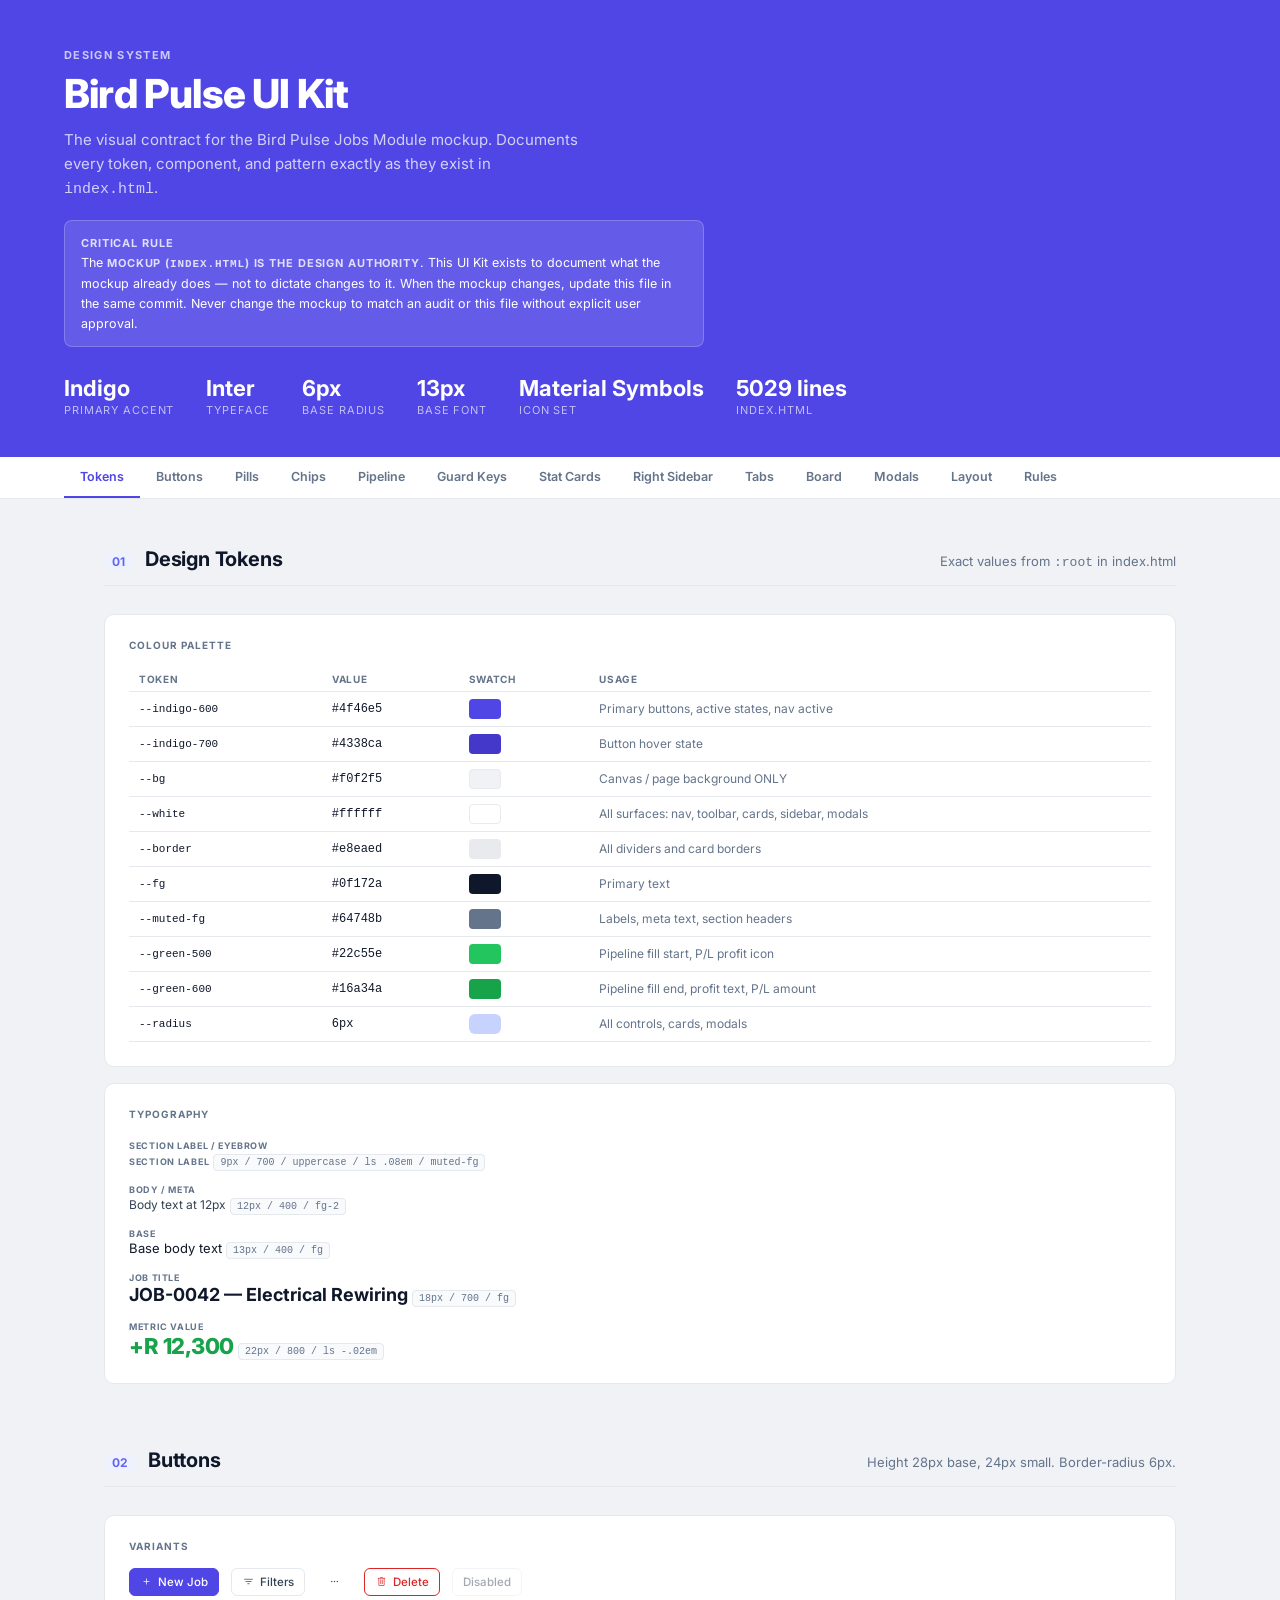
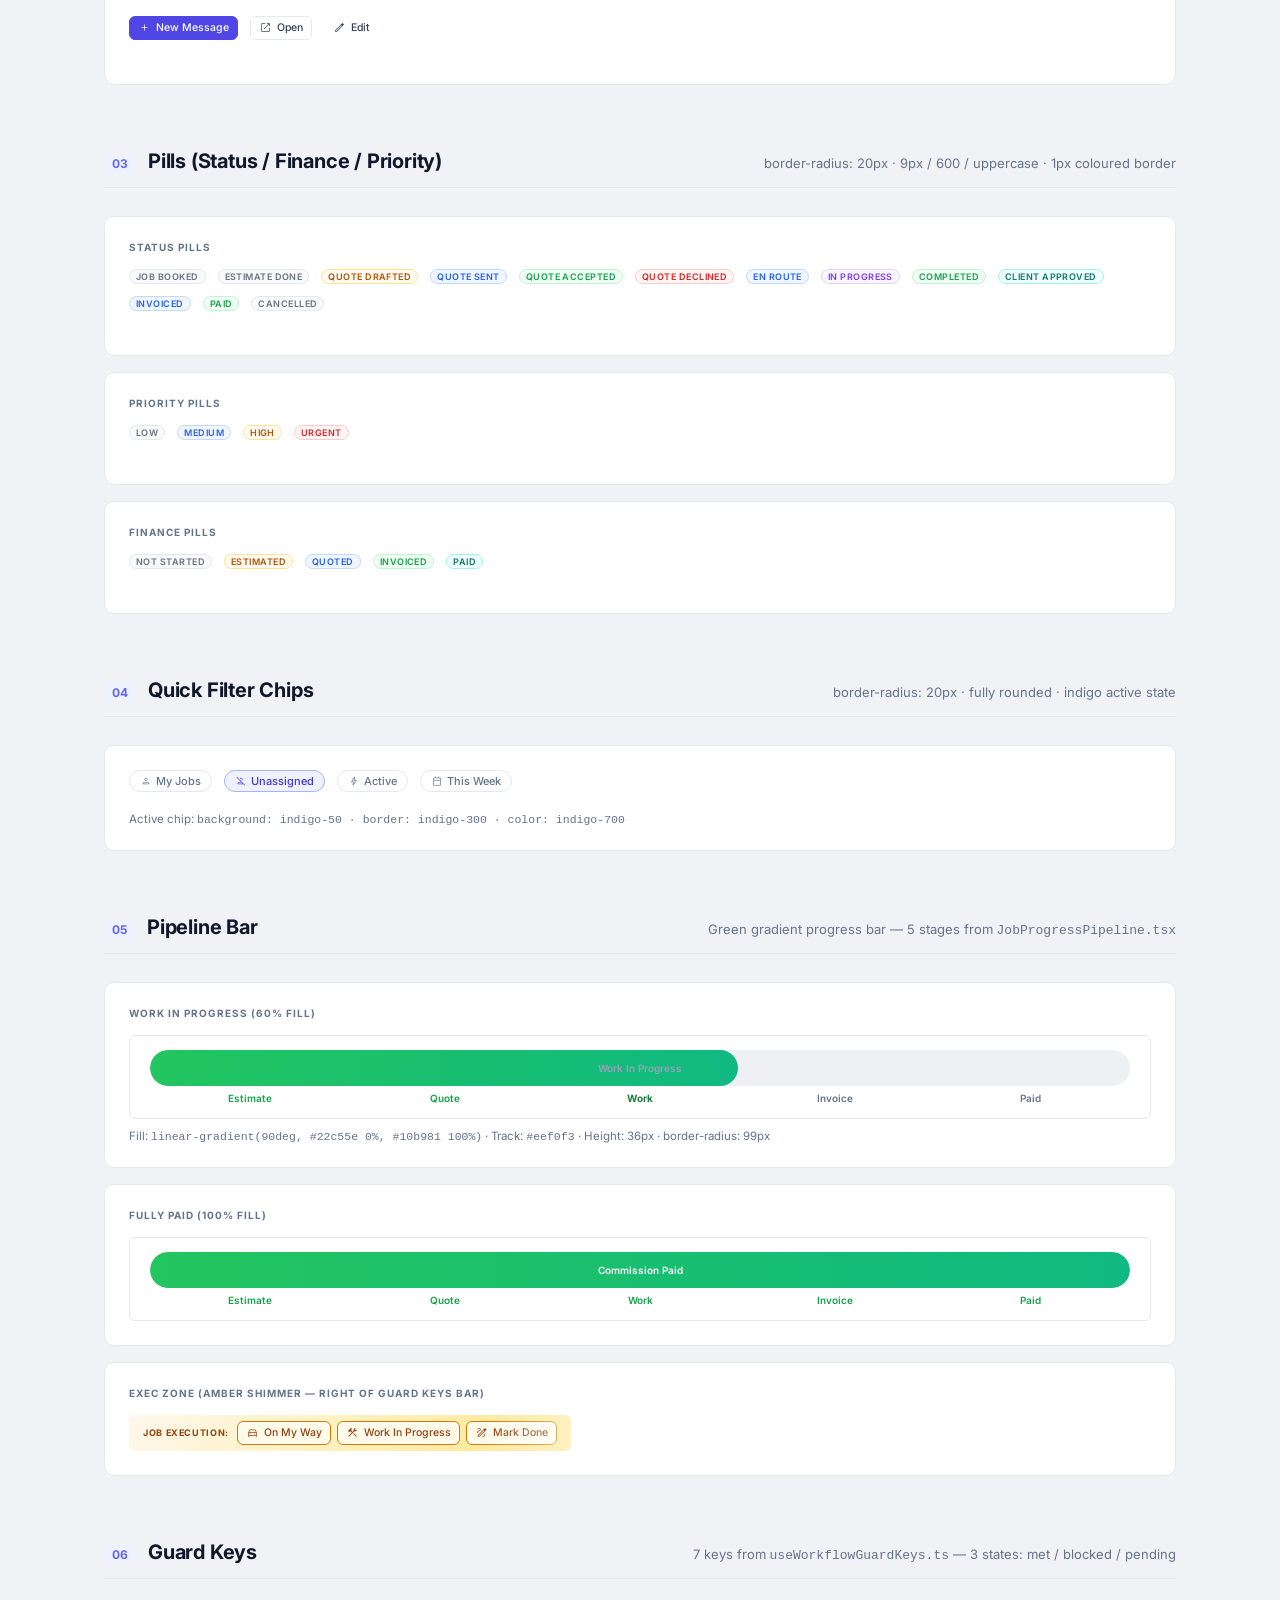
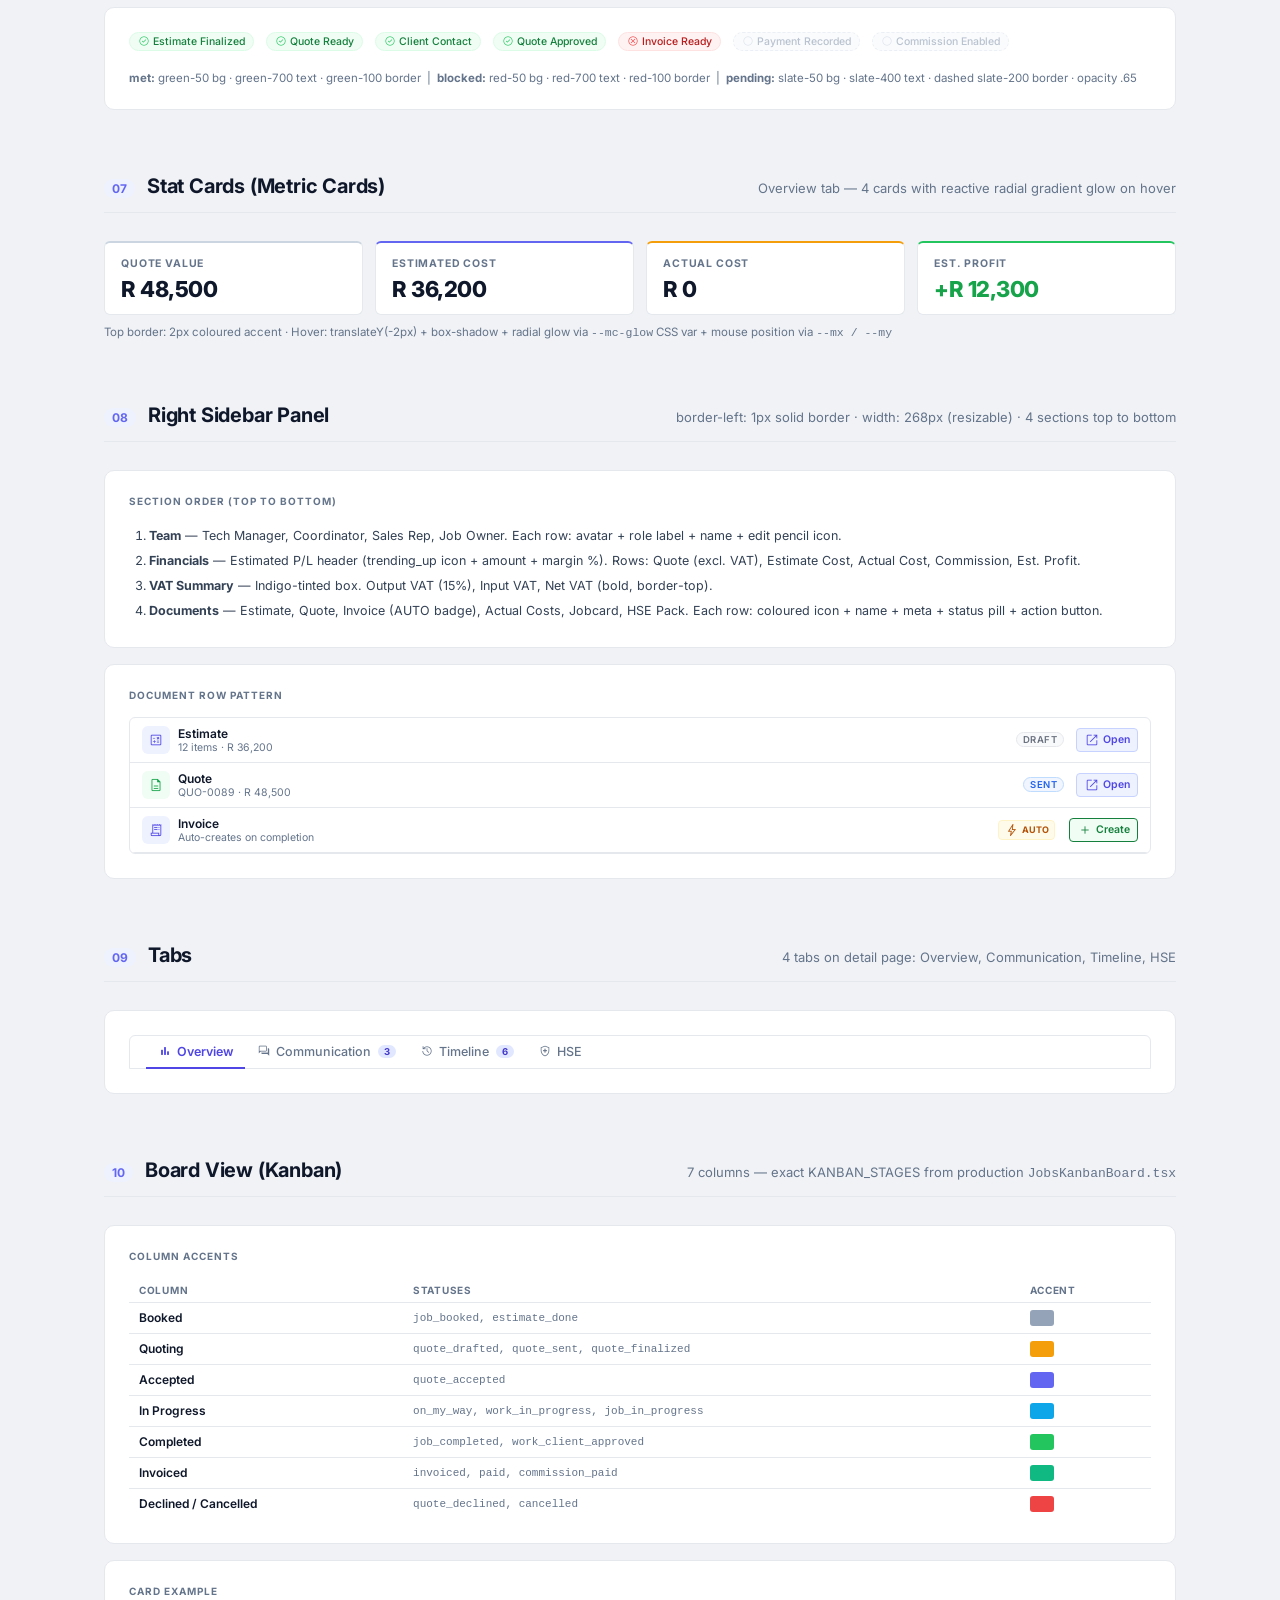
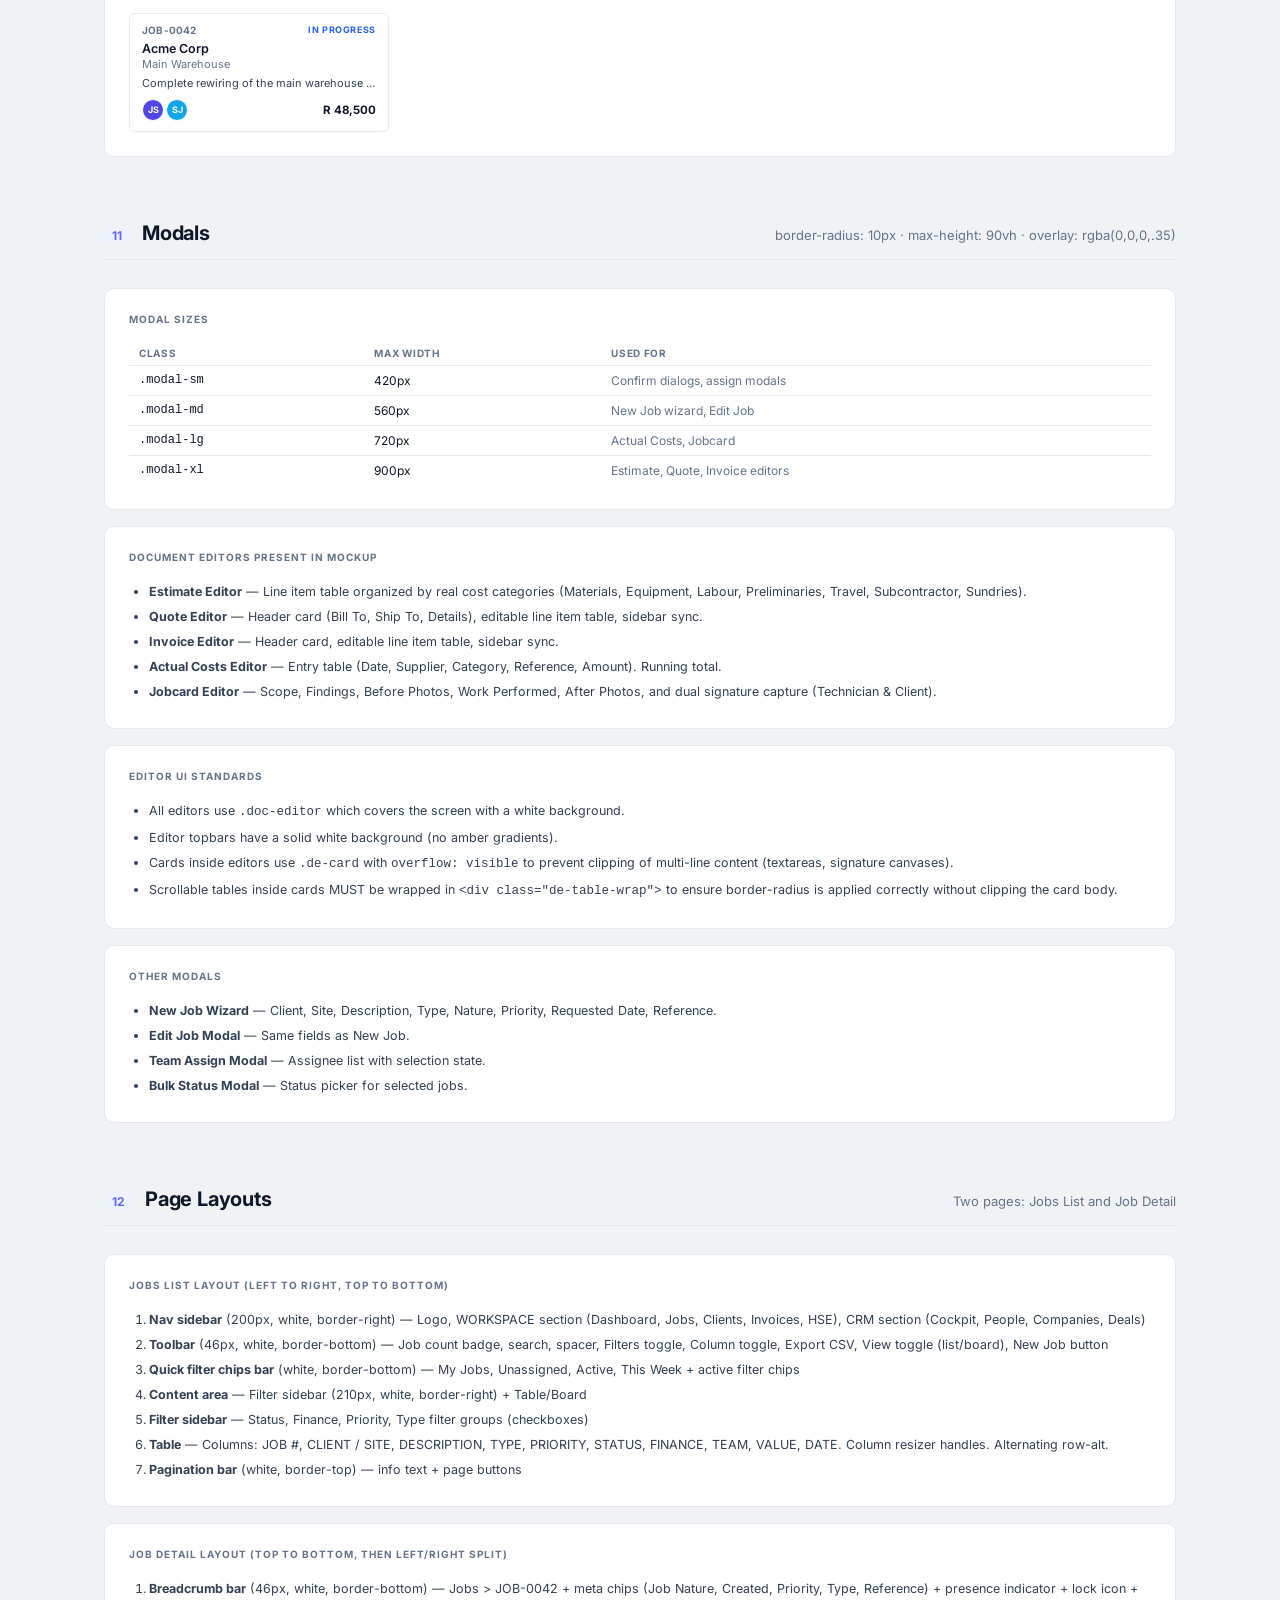
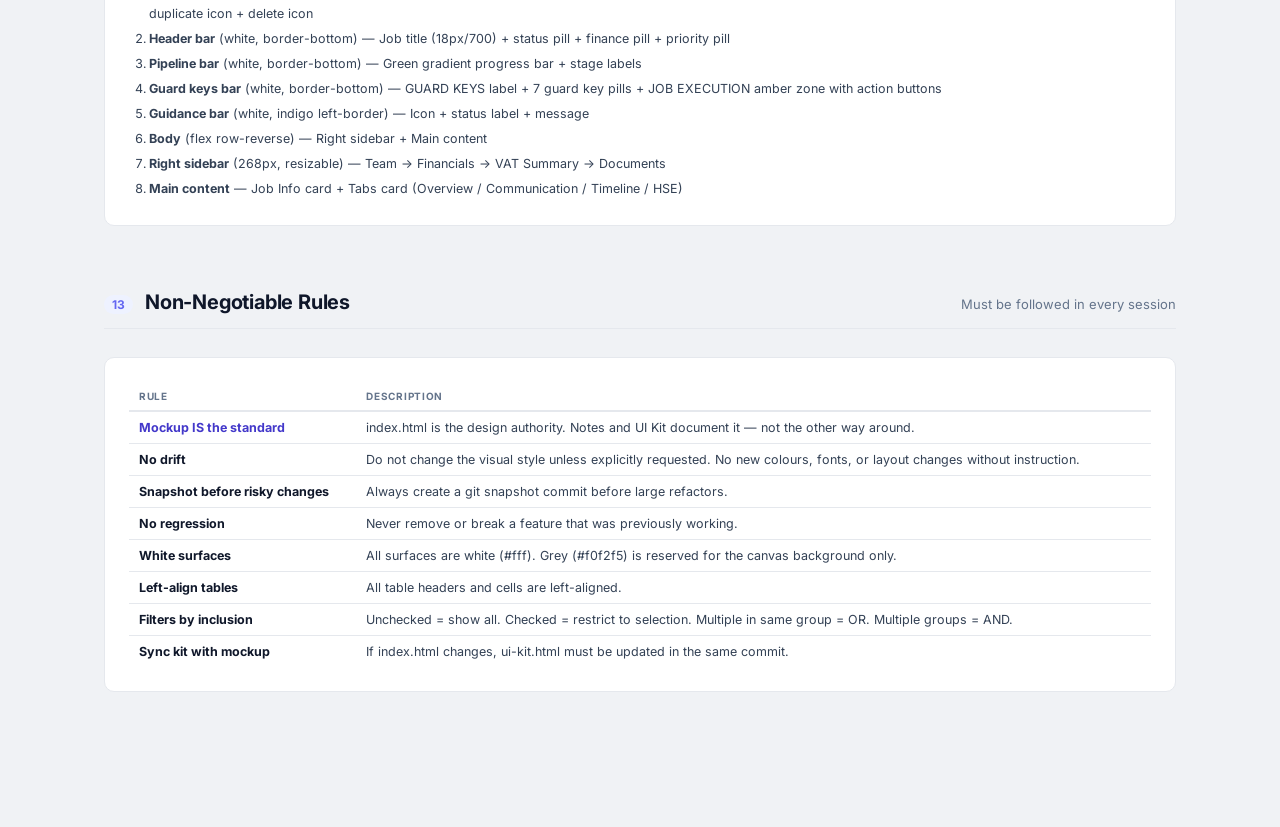
<file: ui-kit.html>
<!DOCTYPE html>
<html lang="en">
<head>
<meta charset="UTF-8">
<meta name="viewport" content="width=device-width,initial-scale=1">
<title>Bird Pulse UI Kit — Jobs Module</title>
<link rel="preconnect" href="https://fonts.googleapis.com">
<link href="https://fonts.googleapis.com/css2?family=Inter:wght@400;500;600;700;800&display=swap" rel="stylesheet">
<link href="https://fonts.googleapis.com/css2?family=Material+Symbols+Outlined:opsz,wght,FILL,GRAD@20..48,100..700,0..1,-50..200" rel="stylesheet">
<style>
/* ── Reset ── */
*{box-sizing:border-box;margin:0;padding:0}
body{font-family:'Inter',sans-serif;font-size:13px;color:#0f172a;background:#f0f2f5;min-height:100vh}
.ms{font-family:'Material Symbols Outlined';font-weight:300;font-style:normal;font-size:16px;line-height:1;letter-spacing:normal;text-transform:none;display:inline-block;white-space:nowrap;word-wrap:normal;direction:ltr;-webkit-font-feature-settings:'liga';font-feature-settings:'liga';-webkit-font-smoothing:antialiased;vertical-align:middle}

/* ── Design Tokens (exact match to index.html :root) ── */
:root{
  --indigo-50:#eef2ff;--indigo-100:#e0e7ff;--indigo-200:#c7d2fe;--indigo-300:#a5b4fc;
  --indigo-400:#818cf8;--indigo-500:#6366f1;--indigo-600:#4f46e5;--indigo-700:#4338ca;
  --indigo-800:#3730a3;--indigo-900:#312e81;
  --slate-50:#f8fafc;--slate-100:#f1f5f9;--slate-200:#e2e8f0;--slate-300:#cbd5e1;
  --slate-400:#94a3b8;--slate-500:#64748b;--slate-600:#475569;--slate-700:#334155;
  --slate-800:#1e293b;--slate-900:#0f172a;
  --green-50:#f0fdf4;--green-100:#dcfce7;--green-500:#22c55e;--green-600:#16a34a;--green-700:#15803d;
  --red-50:#fef2f2;--red-100:#fee2e2;--red-500:#ef4444;--red-600:#dc2626;--red-700:#b91c1c;
  --amber-50:#fffbeb;--amber-100:#fef3c7;--amber-500:#f59e0b;--amber-600:#d97706;--amber-700:#b45309;
  --orange-500:#f97316;--orange-600:#ea580c;
  --bg:#f3f5f8;--white:#ffffff;--border:#e5e8ed;
  --row-alt:#fafafa;
  --fg:#0f172a;--fg-2:#334155;--muted-fg:#64748b;--muted:#f8fafc;
  --radius:6px;--radius-lg:6px;--radius-xl:12px;
  --shadow:0 1px 2px rgba(0,0,0,.05);
  --shadow-md:0 2px 8px rgba(0,0,0,.06),0 1px 2px rgba(0,0,0,.04);
  --shadow-lg:0 4px 16px rgba(0,0,0,.07),0 1px 4px rgba(0,0,0,.04);
}

/* ── Kit layout ── */
.kit-header{background:var(--indigo-600);padding:48px 64px 40px;color:#fff}
.kit-header-eyebrow{font-size:11px;font-weight:700;text-transform:uppercase;letter-spacing:.12em;opacity:.7;margin-bottom:10px}
.kit-header-title{font-size:40px;font-weight:800;letter-spacing:-.02em;line-height:1.1;margin-bottom:12px}
.kit-header-sub{font-size:15px;opacity:.75;max-width:520px;line-height:1.6}
.kit-header-rule{margin-top:18px;background:rgba(255,255,255,.12);border:1px solid rgba(255,255,255,.2);border-radius:8px;padding:12px 16px;font-size:12.5px;line-height:1.6;max-width:640px}
.kit-header-rule strong{font-size:11px;text-transform:uppercase;letter-spacing:.08em;opacity:.8}
.kit-header-meta{display:flex;gap:32px;margin-top:28px}
.kit-header-meta-item{display:flex;flex-direction:column;gap:2px}
.kit-header-meta-item .val{font-size:22px;font-weight:700}
.kit-header-meta-item .lbl{font-size:11px;opacity:.65;text-transform:uppercase;letter-spacing:.08em}
.kit-nav{background:var(--white);border-bottom:1px solid var(--border);padding:0 64px;display:flex;gap:0;overflow-x:auto;position:sticky;top:0;z-index:100}
.kit-nav a{padding:12px 16px;font-size:12.5px;font-weight:600;color:var(--muted-fg);text-decoration:none;border-bottom:2px solid transparent;transition:all .15s;white-space:nowrap}
.kit-nav a:hover{color:var(--fg)}
.kit-nav a.active{color:var(--indigo-600);border-bottom-color:var(--indigo-600)}
.kit-body{max-width:1200px;margin:0 auto;padding:48px 64px 80px}
.kit-section{margin-bottom:64px}
.kit-section-header{display:flex;align-items:baseline;gap:12px;margin-bottom:28px;padding-bottom:14px;border-bottom:1px solid var(--border)}
.kit-section-title{font-size:20px;font-weight:700;letter-spacing:-.01em}
.kit-section-num{font-size:12px;font-weight:700;color:var(--indigo-500);background:var(--indigo-50);padding:2px 8px;border-radius:20px}
.kit-section-desc{font-size:13px;color:var(--muted-fg);margin-left:auto}
.swatch-grid{display:grid;grid-template-columns:repeat(auto-fill,minmax(80px,1fr));gap:8px}
.swatch{border-radius:8px;overflow:hidden;box-shadow:var(--shadow)}
.swatch-color{height:52px}
.swatch-info{background:var(--white);padding:6px 8px;border-top:1px solid var(--border)}
.swatch-name{font-size:10px;font-weight:700;color:var(--fg-2)}
.swatch-hex{font-size:9.5px;color:var(--muted-fg);font-family:monospace}
.comp-row{display:flex;flex-wrap:wrap;align-items:center;gap:12px;margin-bottom:20px}
.comp-group{background:var(--white);border:1px solid var(--border);border-radius:10px;padding:24px;margin-bottom:16px}
.comp-group-label{font-size:10px;font-weight:700;text-transform:uppercase;letter-spacing:.1em;color:var(--muted-fg);margin-bottom:16px}
.anno{font-size:10px;color:var(--muted-fg);background:var(--slate-50);border:1px solid var(--border);border-radius:4px;padding:2px 6px;font-family:monospace;white-space:nowrap}

/* ── Buttons (exact from index.html) ── */
.btn{display:inline-flex;align-items:center;gap:5px;padding:0 10px;height:28px;border-radius:var(--radius);border:1px solid var(--border);background:var(--white);color:var(--fg-2);font-size:11.5px;font-weight:500;cursor:pointer;white-space:nowrap;transition:background .12s,border-color .12s;font-family:'Inter',sans-serif}
.btn:hover{background:#fafafa;border-color:var(--border)}
.btn.primary{background:var(--indigo-600);border-color:var(--indigo-600);color:#fff}
.btn.primary:hover{background:var(--indigo-700)}
.btn.danger{color:var(--red-600);border-color:var(--red-200)}
.btn.danger:hover{background:var(--red-50)}
.btn.ghost{border-color:transparent;background:transparent}
.btn.ghost:hover{background:#f5f5f5}
.btn.sm{height:24px;font-size:10.5px;padding:0 8px}
.btn .ms{font-size:13px}
.btn:disabled{opacity:.45;cursor:not-allowed}

/* ── Pills (status/finance/priority badges) ── */
.pill{display:inline-flex;align-items:center;padding:1px 6px;border-radius:20px;font-size:9px;font-weight:600;white-space:nowrap;text-transform:uppercase;letter-spacing:.05em;border:1px solid transparent;flex-shrink:0}
.pill-blue{background:#f0f5ff;color:#2563eb;border-color:#bfdbfe}
.pill-green{background:#f0fdf4;color:#16a34a;border-color:#bbf7d0}
.pill-amber{background:#fffbf0;color:#b45309;border-color:#fde68a}
.pill-red{background:#fff5f5;color:#dc2626;border-color:#fecaca}
.pill-orange{background:#fff7f0;color:#ea580c;border-color:#fed7aa}
.pill-slate{background:#f8f9fa;color:#6b7280;border-color:#e5e7eb}
.pill-purple{background:#faf5ff;color:#7c3aed;border-color:#ddd6fe}
.pill-teal{background:#f0fffe;color:#0f766e;border-color:#99f6e4}

/* ── Quick filter chips ── */
.chip{display:inline-flex;align-items:center;gap:4px;padding:3px 10px;border-radius:20px;font-size:11px;font-weight:500;cursor:pointer;border:1px solid var(--border);background:var(--white);color:var(--muted-fg);transition:all .12s;font-family:'Inter',sans-serif}
.chip:hover{border-color:var(--indigo-300);color:var(--indigo-600)}
.chip.active{background:var(--indigo-50);border-color:var(--indigo-300);color:var(--indigo-700)}
.chip .ms{font-size:12px}

/* ── Guard keys ── */
.guard-key{display:inline-flex;align-items:center;gap:3px;padding:2px 8px;border-radius:20px;font-size:10.5px;font-weight:500}
.guard-key.met{background:var(--green-50);color:var(--green-700);border:1px solid var(--green-100)}
.guard-key.met .ms{font-size:12px;color:var(--green-500)}
.guard-key.blocked{background:var(--red-50);color:var(--red-700);border:1px solid var(--red-100)}
.guard-key.blocked .ms{font-size:12px;color:var(--red-500)}
.guard-key.pending{background:var(--slate-50);color:var(--slate-400);border:1px dashed var(--slate-200);opacity:.65}
.guard-key.pending .ms{font-size:12px;color:var(--slate-300)}

/* ── Pipeline bar ── */
.pipe-track{position:relative;height:36px;background:#eef0f3;border-radius:99px;overflow:hidden}
.pipe-fill{position:absolute;left:0;top:0;height:100%;width:var(--pipe-fill,60%);background:linear-gradient(90deg,#22c55e 0%,#10b981 100%);border-radius:99px;transition:width .6s cubic-bezier(.4,0,.2,1)}
.pipe-labels{display:flex;justify-content:space-between;margin-top:6px;padding:0 2px}
.pipe-stage-lbl{font-size:10px;font-weight:600;color:var(--muted-fg);text-align:center;flex:1}
.pipe-stage-lbl.active{color:var(--green-700);font-weight:700}
.pipe-stage-lbl.done{color:var(--green-600)}

/* ── Exec zone (amber shimmer) ── */
.exec-zone{display:flex;align-items:center;gap:6px;padding:6px 14px;background:linear-gradient(135deg,#fff7ed 0%,#fef3c7 40%,#fde68a 100%);border-radius:var(--radius);position:relative;overflow:hidden}
.exec-zone::before{content:'';position:absolute;inset:0;background:linear-gradient(105deg,transparent 40%,rgba(255,255,255,.45) 50%,transparent 60%);background-size:200% 100%;animation:exec-shimmer 3s ease-in-out infinite;pointer-events:none}
@keyframes exec-shimmer{0%{background-position:200% 0}100%{background-position:-200% 0}}
.exec-label{font-size:9px;font-weight:700;text-transform:uppercase;letter-spacing:.07em;color:#92400e;margin-right:2px;white-space:nowrap}

/* ── Metric cards (stat cards) ── */
.metric-card{background:var(--white);border:1px solid var(--border);border-top:2px solid var(--mc-accent,var(--slate-300));border-radius:var(--radius);padding:14px 16px;position:relative;overflow:hidden;transition:box-shadow .15s,transform .15s;--mx:50%;--my:50%}
.metric-card::before{content:'';position:absolute;inset:0;background:radial-gradient(circle 160px at var(--mx) var(--my),var(--mc-glow,rgba(100,116,139,.07)),transparent 70%);opacity:0;transition:opacity .2s;pointer-events:none}
.metric-card:hover{box-shadow:0 4px 12px rgba(0,0,0,.08);transform:translateY(-2px)}
.metric-card:hover::before{opacity:1}
.metric-card.mc-slate{--mc-accent:var(--slate-300);--mc-glow:rgba(100,116,139,.08)}
.metric-card.mc-indigo{--mc-accent:var(--indigo-500);--mc-glow:rgba(99,102,241,.1)}
.metric-card.mc-green{--mc-accent:var(--green-500);--mc-glow:rgba(34,197,94,.1)}
.metric-card.mc-red{--mc-accent:var(--red-500);--mc-glow:rgba(239,68,68,.1)}
.metric-card.mc-amber{--mc-accent:#f59e0b;--mc-glow:rgba(245,158,11,.1)}
.metric-label{font-size:10.5px;font-weight:700;text-transform:uppercase;letter-spacing:.08em;color:var(--muted-fg);margin-bottom:8px}
.metric-value{font-size:22px;font-weight:800;letter-spacing:-.02em;color:var(--mc-accent,var(--fg));line-height:1}
.metric-value.neutral{color:var(--fg)}
.metric-value.profit{color:var(--green-600)}
.metric-value.loss{color:var(--red-600)}

/* ── Board cards ── */
.board-card{background:var(--white);border:1px solid #eaecef;border-radius:var(--radius);padding:10px 12px;cursor:pointer;transition:box-shadow .15s,border-color .15s;box-shadow:0 1px 2px rgba(0,0,0,.04)}
.board-card:hover{box-shadow:0 2px 8px rgba(0,0,0,.07);border-color:#d0d5dd}
.board-col-header{background:var(--white);border:1px solid var(--border);border-top:2px solid var(--col-accent,var(--indigo-400));border-radius:var(--radius) var(--radius) 0 0;padding:9px 14px;display:flex;align-items:center;font-size:12.5px;font-weight:600}

/* ── Guidance bar ── */
.guidance-bar{background:var(--white);border-bottom:1px solid var(--border);border-left:3px solid var(--indigo-500);padding:10px 16px;display:flex;align-items:center;gap:10px}
.guidance-icon{width:26px;height:26px;border-radius:50%;background:var(--indigo-100);display:flex;align-items:center;justify-content:center}
.guidance-icon .ms{font-size:14px;color:var(--indigo-600)}
.guidance-label{font-size:9.5px;font-weight:700;text-transform:uppercase;letter-spacing:.07em;color:var(--indigo-600);margin-bottom:2px}
.guidance-msg{font-size:12px;color:var(--fg-2)}

/* ── Sidebar right panel ── */
.detail-sidebar{width:268px;background:var(--white);border-left:1px solid var(--border);display:flex;flex-direction:column}
.sec-label{font-size:9px;font-weight:700;text-transform:uppercase;letter-spacing:.08em;color:var(--muted-fg);margin-bottom:8px}
.team-slot{display:flex;align-items:center;gap:8px;padding:6px 0;border-bottom:1px solid var(--border)}
.team-role{font-size:9.5px;font-weight:700;text-transform:uppercase;letter-spacing:.06em;color:var(--muted-fg)}
.team-name{font-size:12px;font-weight:600;color:var(--fg)}
.pl-amount{font-size:18px;font-weight:700}
.pl-amount.profit{color:var(--green-600)}
.pl-amount.loss{color:var(--red-600)}
.pl-row{display:flex;justify-content:space-between;padding:3px 0;font-size:12px;color:var(--fg-2)}
.pl-row .key{color:var(--muted-fg)}
.doc-row{display:flex;align-items:center;gap:8px;padding:8px 0;border-bottom:1px solid var(--border)}
.doc-icon{width:28px;height:28px;border-radius:var(--radius);display:flex;align-items:center;justify-content:center;flex-shrink:0}
.doc-name{font-size:12px;font-weight:600;color:var(--fg)}
.doc-meta{font-size:10.5px;color:var(--muted-fg)}
.doc-action{display:inline-flex;align-items:center;gap:3px;font-size:10.5px;font-weight:600;color:var(--indigo-600);cursor:pointer;padding:3px 7px;border-radius:4px;border:1px solid var(--indigo-200);background:var(--indigo-50)}
.doc-action.create{color:var(--green-700);border-color:var(--green-200);background:var(--green-50)}
.doc-auto{display:inline-flex;align-items:center;gap:2px;font-size:9px;font-weight:700;color:var(--amber-700);background:var(--amber-50);border:1px solid var(--amber-100);border-radius:4px;padding:1px 5px}

/* ── VAT box ── */
.vat-box{padding:14px;border-top:1px solid var(--border);background:linear-gradient(135deg,var(--indigo-50) 0%,#fff 60%)}
.vat-row{display:flex;justify-content:space-between;padding:3px 0;font-size:12px;color:var(--fg-2)}
.vat-row .key{color:var(--muted-fg)}

/* ── Tabs ── */
.tabs{display:flex;border-bottom:1px solid var(--border);padding:0 16px;gap:0}
.tab-btn{display:flex;align-items:center;gap:5px;padding:8px 12px;font-size:12.5px;font-weight:500;color:var(--muted-fg);cursor:pointer;border-bottom:2px solid transparent;margin-bottom:-1px;transition:all .12s}
.tab-btn:hover{color:var(--fg)}
.tab-btn.active{color:var(--indigo-600);border-bottom-color:var(--indigo-600);font-weight:600}
.tab-btn .ms{font-size:14px}
.tab-badge{background:var(--indigo-100);color:var(--indigo-700);font-size:9.5px;font-weight:700;border-radius:20px;padding:1px 6px;margin-left:2px}

/* ── Cards ── */
.card{background:var(--white);border:1px solid var(--border);border-radius:var(--radius);overflow:hidden}
.card-label{font-size:9px;font-weight:700;text-transform:uppercase;letter-spacing:.08em;color:var(--muted-fg);padding:10px 14px;border-bottom:1px solid var(--border);display:flex;align-items:center}
.card-body{padding:14px}
.info-grid{display:grid;grid-template-columns:repeat(4,1fr);gap:12px}
.info-field-label{font-size:9.5px;font-weight:700;text-transform:uppercase;letter-spacing:.06em;color:var(--muted-fg);margin-bottom:3px}
.info-field-value{font-size:12.5px;font-weight:600;color:var(--fg)}

/* ── Modals ── */
.modal-overlay{position:fixed;inset:0;background:rgba(0,0,0,.35);display:flex;align-items:center;justify-content:center;z-index:1000;padding:20px}
.modal{background:var(--white);border-radius:10px;box-shadow:var(--shadow-lg);width:100%;max-height:90vh;overflow-y:auto;display:flex;flex-direction:column}
.modal-sm{max-width:420px}.modal-md{max-width:560px}.modal-lg{max-width:720px}.modal-xl{max-width:900px}
.modal-header{padding:16px 20px;border-bottom:1px solid var(--border);display:flex;align-items:center;justify-content:space-between}
.modal-header h3{font-size:15px;font-weight:700;color:var(--fg)}
.modal-footer{padding:14px 20px;border-top:1px solid var(--border);display:flex;justify-content:flex-end;gap:8px}

/* ── Avatars ── */
.avatar{width:22px;height:22px;border-radius:50%;display:inline-flex;align-items:center;justify-content:center;font-size:9px;font-weight:700;color:#fff;flex-shrink:0;border:1.5px solid var(--white)}

/* ── Toast ── */
.toast{background:var(--fg);color:#fff;padding:8px 14px;border-radius:var(--radius);font-size:12px;font-weight:500;box-shadow:var(--shadow-lg);display:flex;align-items:center;gap:6px}
.toast.success{background:var(--green-600)}
.toast.error{background:var(--red-600)}
.toast.warning{background:var(--amber-600)}

/* ── Breadcrumb ── */
.breadcrumb{background:var(--white);border-bottom:1px solid var(--border);padding:8px 16px;min-height:46px;display:flex;align-items:center;gap:16px;font-size:12px}
.breadcrumb a{color:var(--muted-fg);cursor:pointer;text-decoration:none}
.breadcrumb a:hover{color:var(--indigo-600)}
.breadcrumb .sep{color:var(--slate-300);font-size:11px}
.breadcrumb .current{color:var(--fg);font-weight:600}
</style>
</head>
<body>

<!-- ── Header ── -->
<div class="kit-header">
  <div class="kit-header-eyebrow">Design System</div>
  <div class="kit-header-title">Bird Pulse UI Kit</div>
  <div class="kit-header-sub">The visual contract for the Bird Pulse Jobs Module mockup. Documents every token, component, and pattern exactly as they exist in <code>index.html</code>.</div>
  <div class="kit-header-rule">
    <strong>Critical Rule</strong><br>
    The <strong>mockup (<code>index.html</code>) is the design authority</strong>. This UI Kit exists to document what the mockup already does — not to dictate changes to it. When the mockup changes, update this file in the same commit. Never change the mockup to match an audit or this file without explicit user approval.
  </div>
  <div class="kit-header-meta">
    <div class="kit-header-meta-item"><span class="val">Indigo</span><span class="lbl">Primary accent</span></div>
    <div class="kit-header-meta-item"><span class="val">Inter</span><span class="lbl">Typeface</span></div>
    <div class="kit-header-meta-item"><span class="val">6px</span><span class="lbl">Base radius</span></div>
    <div class="kit-header-meta-item"><span class="val">13px</span><span class="lbl">Base font</span></div>
    <div class="kit-header-meta-item"><span class="val">Material Symbols</span><span class="lbl">Icon set</span></div>
    <div class="kit-header-meta-item"><span class="val">5029 lines</span><span class="lbl">index.html</span></div>
  </div>
</div>

<!-- ── Nav ── -->
<nav class="kit-nav">
  <a href="#tokens" class="active">Tokens</a>
  <a href="#buttons">Buttons</a>
  <a href="#pills">Pills</a>
  <a href="#chips">Chips</a>
  <a href="#pipeline">Pipeline</a>
  <a href="#guard-keys">Guard Keys</a>
  <a href="#stat-cards">Stat Cards</a>
  <a href="#sidebar">Right Sidebar</a>
  <a href="#tabs">Tabs</a>
  <a href="#board">Board</a>
  <a href="#modals">Modals</a>
  <a href="#layout">Layout</a>
  <a href="#rules">Rules</a>
</nav>

<div class="kit-body">

  <!-- ── 1. Design Tokens ── -->
  <section class="kit-section" id="tokens">
    <div class="kit-section-header">
      <span class="kit-section-num">01</span>
      <span class="kit-section-title">Design Tokens</span>
      <span class="kit-section-desc">Exact values from <code>:root</code> in index.html</span>
    </div>

    <div class="comp-group">
      <div class="comp-group-label">Colour Palette</div>
      <table style="width:100%;border-collapse:collapse;font-size:12px">
        <thead><tr style="border-bottom:1px solid var(--border)">
          <th style="text-align:left;padding:6px 10px;font-size:10px;font-weight:700;text-transform:uppercase;letter-spacing:.07em;color:var(--muted-fg)">Token</th>
          <th style="text-align:left;padding:6px 10px;font-size:10px;font-weight:700;text-transform:uppercase;letter-spacing:.07em;color:var(--muted-fg)">Value</th>
          <th style="text-align:left;padding:6px 10px;font-size:10px;font-weight:700;text-transform:uppercase;letter-spacing:.07em;color:var(--muted-fg)">Swatch</th>
          <th style="text-align:left;padding:6px 10px;font-size:10px;font-weight:700;text-transform:uppercase;letter-spacing:.07em;color:var(--muted-fg)">Usage</th>
        </tr></thead>
        <tbody>
          <tr style="border-bottom:1px solid var(--border)"><td style="padding:7px 10px;font-family:monospace;font-size:11px">--indigo-600</td><td style="padding:7px 10px;font-family:monospace">#4f46e5</td><td style="padding:7px 10px"><div style="width:32px;height:20px;border-radius:4px;background:#4f46e5"></div></td><td style="padding:7px 10px;color:var(--muted-fg)">Primary buttons, active states, nav active</td></tr>
          <tr style="border-bottom:1px solid var(--border)"><td style="padding:7px 10px;font-family:monospace;font-size:11px">--indigo-700</td><td style="padding:7px 10px;font-family:monospace">#4338ca</td><td style="padding:7px 10px"><div style="width:32px;height:20px;border-radius:4px;background:#4338ca"></div></td><td style="padding:7px 10px;color:var(--muted-fg)">Button hover state</td></tr>
          <tr style="border-bottom:1px solid var(--border)"><td style="padding:7px 10px;font-family:monospace;font-size:11px">--bg</td><td style="padding:7px 10px;font-family:monospace">#f0f2f5</td><td style="padding:7px 10px"><div style="width:32px;height:20px;border-radius:4px;background:#f0f2f5;border:1px solid #e8eaed"></div></td><td style="padding:7px 10px;color:var(--muted-fg)">Canvas / page background ONLY</td></tr>
          <tr style="border-bottom:1px solid var(--border)"><td style="padding:7px 10px;font-family:monospace;font-size:11px">--white</td><td style="padding:7px 10px;font-family:monospace">#ffffff</td><td style="padding:7px 10px"><div style="width:32px;height:20px;border-radius:4px;background:#fff;border:1px solid #e8eaed"></div></td><td style="padding:7px 10px;color:var(--muted-fg)">All surfaces: nav, toolbar, cards, sidebar, modals</td></tr>
          <tr style="border-bottom:1px solid var(--border)"><td style="padding:7px 10px;font-family:monospace;font-size:11px">--border</td><td style="padding:7px 10px;font-family:monospace">#e8eaed</td><td style="padding:7px 10px"><div style="width:32px;height:20px;border-radius:4px;background:#e8eaed"></div></td><td style="padding:7px 10px;color:var(--muted-fg)">All dividers and card borders</td></tr>
          <tr style="border-bottom:1px solid var(--border)"><td style="padding:7px 10px;font-family:monospace;font-size:11px">--fg</td><td style="padding:7px 10px;font-family:monospace">#0f172a</td><td style="padding:7px 10px"><div style="width:32px;height:20px;border-radius:4px;background:#0f172a"></div></td><td style="padding:7px 10px;color:var(--muted-fg)">Primary text</td></tr>
          <tr style="border-bottom:1px solid var(--border)"><td style="padding:7px 10px;font-family:monospace;font-size:11px">--muted-fg</td><td style="padding:7px 10px;font-family:monospace">#64748b</td><td style="padding:7px 10px"><div style="width:32px;height:20px;border-radius:4px;background:#64748b"></div></td><td style="padding:7px 10px;color:var(--muted-fg)">Labels, meta text, section headers</td></tr>
          <tr style="border-bottom:1px solid var(--border)"><td style="padding:7px 10px;font-family:monospace;font-size:11px">--green-500</td><td style="padding:7px 10px;font-family:monospace">#22c55e</td><td style="padding:7px 10px"><div style="width:32px;height:20px;border-radius:4px;background:#22c55e"></div></td><td style="padding:7px 10px;color:var(--muted-fg)">Pipeline fill start, P/L profit icon</td></tr>
          <tr style="border-bottom:1px solid var(--border)"><td style="padding:7px 10px;font-family:monospace;font-size:11px">--green-600</td><td style="padding:7px 10px;font-family:monospace">#16a34a</td><td style="padding:7px 10px"><div style="width:32px;height:20px;border-radius:4px;background:#16a34a"></div></td><td style="padding:7px 10px;color:var(--muted-fg)">Pipeline fill end, profit text, P/L amount</td></tr>
          <tr style="border-bottom:1px solid var(--border)"><td style="padding:7px 10px;font-family:monospace;font-size:11px">--radius</td><td style="padding:7px 10px;font-family:monospace">6px</td><td style="padding:7px 10px"><div style="width:32px;height:20px;border-radius:6px;background:var(--indigo-200)"></div></td><td style="padding:7px 10px;color:var(--muted-fg)">All controls, cards, modals</td></tr>
        </tbody>
      </table>
    </div>

    <div class="comp-group">
      <div class="comp-group-label">Typography</div>
      <div style="display:flex;flex-direction:column;gap:12px">
        <div><span style="font-size:9px;color:var(--muted-fg);font-weight:700;text-transform:uppercase;letter-spacing:.07em">Section label / eyebrow</span><br><span style="font-size:9px;font-weight:700;text-transform:uppercase;letter-spacing:.08em;color:var(--muted-fg)">SECTION LABEL</span> <span class="anno">9px / 700 / uppercase / ls .08em / muted-fg</span></div>
        <div><span style="font-size:9px;color:var(--muted-fg);font-weight:700;text-transform:uppercase;letter-spacing:.07em">Body / meta</span><br><span style="font-size:12px;color:var(--fg-2)">Body text at 12px</span> <span class="anno">12px / 400 / fg-2</span></div>
        <div><span style="font-size:9px;color:var(--muted-fg);font-weight:700;text-transform:uppercase;letter-spacing:.07em">Base</span><br><span style="font-size:13px;color:var(--fg)">Base body text</span> <span class="anno">13px / 400 / fg</span></div>
        <div><span style="font-size:9px;color:var(--muted-fg);font-weight:700;text-transform:uppercase;letter-spacing:.07em">Job title</span><br><span style="font-size:18px;font-weight:700;color:var(--fg)">JOB-0042 — Electrical Rewiring</span> <span class="anno">18px / 700 / fg</span></div>
        <div><span style="font-size:9px;color:var(--muted-fg);font-weight:700;text-transform:uppercase;letter-spacing:.07em">Metric value</span><br><span style="font-size:22px;font-weight:800;letter-spacing:-.02em;color:var(--green-600)">+R 12,300</span> <span class="anno">22px / 800 / ls -.02em</span></div>
      </div>
    </div>
  </section>

  <!-- ── 2. Buttons ── -->
  <section class="kit-section" id="buttons">
    <div class="kit-section-header">
      <span class="kit-section-num">02</span>
      <span class="kit-section-title">Buttons</span>
      <span class="kit-section-desc">Height 28px base, 24px small. Border-radius 6px.</span>
    </div>
    <div class="comp-group">
      <div class="comp-group-label">Variants</div>
      <div class="comp-row">
        <button class="btn primary"><span class="ms">add</span>New Job</button>
        <button class="btn"><span class="ms">filter_list</span>Filters</button>
        <button class="btn ghost"><span class="ms">more_horiz</span></button>
        <button class="btn danger"><span class="ms">delete</span>Delete</button>
        <button class="btn" disabled>Disabled</button>
      </div>
      <div class="comp-row">
        <button class="btn sm primary"><span class="ms">add</span>New Message</button>
        <button class="btn sm"><span class="ms">open_in_new</span>Open</button>
        <button class="btn sm ghost"><span class="ms">edit</span>Edit</button>
      </div>
    </div>
  </section>

  <!-- ── 3. Pills ── -->
  <section class="kit-section" id="pills">
    <div class="kit-section-header">
      <span class="kit-section-num">03</span>
      <span class="kit-section-title">Pills (Status / Finance / Priority)</span>
      <span class="kit-section-desc">border-radius: 20px · 9px / 600 / uppercase · 1px coloured border</span>
    </div>
    <div class="comp-group">
      <div class="comp-group-label">Status Pills</div>
      <div class="comp-row">
        <span class="pill pill-slate">Job Booked</span>
        <span class="pill pill-slate">Estimate Done</span>
        <span class="pill pill-amber">Quote Drafted</span>
        <span class="pill pill-blue">Quote Sent</span>
        <span class="pill pill-green">Quote Accepted</span>
        <span class="pill pill-red">Quote Declined</span>
        <span class="pill pill-blue">En Route</span>
        <span class="pill pill-purple">In Progress</span>
        <span class="pill pill-green">Completed</span>
        <span class="pill pill-teal">Client Approved</span>
        <span class="pill pill-blue">Invoiced</span>
        <span class="pill pill-green">Paid</span>
        <span class="pill pill-slate">Cancelled</span>
      </div>
    </div>
    <div class="comp-group">
      <div class="comp-group-label">Priority Pills</div>
      <div class="comp-row">
        <span class="pill pill-slate">Low</span>
        <span class="pill pill-blue">Medium</span>
        <span class="pill pill-amber">High</span>
        <span class="pill pill-red">Urgent</span>
      </div>
    </div>
    <div class="comp-group">
      <div class="comp-group-label">Finance Pills</div>
      <div class="comp-row">
        <span class="pill pill-slate">Not Started</span>
        <span class="pill pill-amber">Estimated</span>
        <span class="pill pill-blue">Quoted</span>
        <span class="pill pill-green">Invoiced</span>
        <span class="pill pill-teal">Paid</span>
      </div>
    </div>
  </section>

  <!-- ── 4. Quick Filter Chips ── -->
  <section class="kit-section" id="chips">
    <div class="kit-section-header">
      <span class="kit-section-num">04</span>
      <span class="kit-section-title">Quick Filter Chips</span>
      <span class="kit-section-desc">border-radius: 20px · fully rounded · indigo active state</span>
    </div>
    <div class="comp-group">
      <div class="comp-row">
        <div class="chip"><span class="ms">person</span>My Jobs</div>
        <div class="chip active"><span class="ms">person_off</span>Unassigned</div>
        <div class="chip"><span class="ms">bolt</span>Active</div>
        <div class="chip"><span class="ms">calendar_today</span>This Week</div>
      </div>
      <p style="font-size:11.5px;color:var(--muted-fg);margin-top:8px">Active chip: <code>background: indigo-50 · border: indigo-300 · color: indigo-700</code></p>
    </div>
  </section>

  <!-- ── 5. Pipeline Bar ── -->
  <section class="kit-section" id="pipeline">
    <div class="kit-section-header">
      <span class="kit-section-num">05</span>
      <span class="kit-section-title">Pipeline Bar</span>
      <span class="kit-section-desc">Green gradient progress bar — 5 stages from <code>JobProgressPipeline.tsx</code></span>
    </div>
    <div class="comp-group">
      <div class="comp-group-label">Work In Progress (60% fill)</div>
      <div style="padding:14px 20px;background:var(--white);border:1px solid var(--border);border-radius:var(--radius)">
        <div class="pipe-track">
          <div class="pipe-fill" style="--pipe-fill:60%"></div>
          <span style="position:absolute;top:50%;left:50%;transform:translate(-50%,-50%);font-size:10px;color:var(--slate-400);z-index:2;font-weight:600">Work In Progress</span>
        </div>
        <div class="pipe-labels">
          <span class="pipe-stage-lbl done">Estimate</span>
          <span class="pipe-stage-lbl done">Quote</span>
          <span class="pipe-stage-lbl active">Work</span>
          <span class="pipe-stage-lbl">Invoice</span>
          <span class="pipe-stage-lbl">Paid</span>
        </div>
      </div>
      <p style="font-size:11.5px;color:var(--muted-fg);margin-top:10px">Fill: <code>linear-gradient(90deg, #22c55e 0%, #10b981 100%)</code> · Track: <code>#eef0f3</code> · Height: 36px · border-radius: 99px</p>
    </div>
    <div class="comp-group">
      <div class="comp-group-label">Fully Paid (100% fill)</div>
      <div style="padding:14px 20px;background:var(--white);border:1px solid var(--border);border-radius:var(--radius)">
        <div class="pipe-track">
          <div class="pipe-fill" style="--pipe-fill:100%"></div>
          <span style="position:absolute;top:50%;left:50%;transform:translate(-50%,-50%);font-size:10px;color:#fff;z-index:2;font-weight:600">Commission Paid</span>
        </div>
        <div class="pipe-labels">
          <span class="pipe-stage-lbl done">Estimate</span>
          <span class="pipe-stage-lbl done">Quote</span>
          <span class="pipe-stage-lbl done">Work</span>
          <span class="pipe-stage-lbl done">Invoice</span>
          <span class="pipe-stage-lbl done">Paid</span>
        </div>
      </div>
    </div>
    <div class="comp-group">
      <div class="comp-group-label">Exec Zone (amber shimmer — right of guard keys bar)</div>
      <div class="exec-zone" style="border-radius:var(--radius);display:inline-flex">
        <span class="exec-label">Job Execution:</span>
        <button class="btn sm" style="background:#fffbeb;border-color:#d97706;color:#92400e"><span class="ms">directions_car</span>On My Way</button>
        <button class="btn sm" style="background:#fffbeb;border-color:#d97706;color:#92400e"><span class="ms">construction</span>Work In Progress</button>
        <button class="btn sm" style="background:#fffbeb;border-color:#d97706;color:#92400e"><span class="ms">draw</span>Mark Done</button>
      </div>
    </div>
  </section>

  <!-- ── 6. Guard Keys ── -->
  <section class="kit-section" id="guard-keys">
    <div class="kit-section-header">
      <span class="kit-section-num">06</span>
      <span class="kit-section-title">Guard Keys</span>
      <span class="kit-section-desc">7 keys from <code>useWorkflowGuardKeys.ts</code> — 3 states: met / blocked / pending</span>
    </div>
    <div class="comp-group">
      <div class="comp-row" style="flex-wrap:wrap">
        <span class="guard-key met"><span class="ms">check_circle</span>Estimate Finalized</span>
        <span class="guard-key met"><span class="ms">check_circle</span>Quote Ready</span>
        <span class="guard-key met"><span class="ms">check_circle</span>Client Contact</span>
        <span class="guard-key met"><span class="ms">check_circle</span>Quote Approved</span>
        <span class="guard-key blocked"><span class="ms">cancel</span>Invoice Ready</span>
        <span class="guard-key pending"><span class="ms">radio_button_unchecked</span>Payment Recorded</span>
        <span class="guard-key pending"><span class="ms">radio_button_unchecked</span>Commission Enabled</span>
      </div>
      <p style="font-size:11.5px;color:var(--muted-fg);margin-top:10px"><strong>met:</strong> green-50 bg · green-700 text · green-100 border &nbsp;|&nbsp; <strong>blocked:</strong> red-50 bg · red-700 text · red-100 border &nbsp;|&nbsp; <strong>pending:</strong> slate-50 bg · slate-400 text · dashed slate-200 border · opacity .65</p>
    </div>
  </section>

  <!-- ── 7. Stat Cards ── -->
  <section class="kit-section" id="stat-cards">
    <div class="kit-section-header">
      <span class="kit-section-num">07</span>
      <span class="kit-section-title">Stat Cards (Metric Cards)</span>
      <span class="kit-section-desc">Overview tab — 4 cards with reactive radial gradient glow on hover</span>
    </div>
    <div style="display:grid;grid-template-columns:repeat(4,1fr);gap:12px">
      <div class="metric-card mc-slate">
        <div class="metric-label">Quote Value</div>
        <div class="metric-value neutral">R 48,500</div>
      </div>
      <div class="metric-card mc-indigo">
        <div class="metric-label">Estimated Cost</div>
        <div class="metric-value neutral">R 36,200</div>
      </div>
      <div class="metric-card mc-amber">
        <div class="metric-label">Actual Cost</div>
        <div class="metric-value neutral">R 0</div>
      </div>
      <div class="metric-card mc-green">
        <div class="metric-label">Est. Profit</div>
        <div class="metric-value profit">+R 12,300</div>
      </div>
    </div>
    <p style="font-size:11.5px;color:var(--muted-fg);margin-top:10px">Top border: 2px coloured accent · Hover: translateY(-2px) + box-shadow + radial glow via <code>--mc-glow</code> CSS var + mouse position via <code>--mx / --my</code></p>
  </section>

  <!-- ── 8. Right Sidebar ── -->
  <section class="kit-section" id="sidebar">
    <div class="kit-section-header">
      <span class="kit-section-num">08</span>
      <span class="kit-section-title">Right Sidebar Panel</span>
      <span class="kit-section-desc">border-left: 1px solid border · width: 268px (resizable) · 4 sections top to bottom</span>
    </div>
    <div class="comp-group">
      <div class="comp-group-label">Section Order (top to bottom)</div>
      <ol style="font-size:12.5px;color:var(--fg-2);line-height:2;padding-left:20px">
        <li><strong>Team</strong> — Tech Manager, Coordinator, Sales Rep, Job Owner. Each row: avatar + role label + name + edit pencil icon.</li>
        <li><strong>Financials</strong> — Estimated P/L header (trending_up icon + amount + margin %). Rows: Quote (excl. VAT), Estimate Cost, Actual Cost, Commission, Est. Profit.</li>
        <li><strong>VAT Summary</strong> — Indigo-tinted box. Output VAT (15%), Input VAT, Net VAT (bold, border-top).</li>
        <li><strong>Documents</strong> — Estimate, Quote, Invoice (AUTO badge), Actual Costs, Jobcard, HSE Pack. Each row: coloured icon + name + meta + status pill + action button.</li>
      </ol>
    </div>
    <div class="comp-group">
      <div class="comp-group-label">Document Row Pattern</div>
      <div style="display:flex;flex-direction:column;gap:0;border:1px solid var(--border);border-radius:var(--radius);overflow:hidden">
        <div class="doc-row" style="padding:8px 12px;border-bottom:1px solid var(--border)">
          <div class="doc-icon" style="background:var(--indigo-50)"><span class="ms" style="color:var(--indigo-600)">calculate</span></div>
          <div style="flex:1;min-width:0"><div class="doc-name">Estimate</div><div class="doc-meta">12 items · R 36,200</div></div>
          <span class="pill pill-slate" style="font-size:9.5px;margin-right:4px">Draft</span>
          <div class="doc-action"><span class="ms">open_in_new</span>Open</div>
        </div>
        <div class="doc-row" style="padding:8px 12px;border-bottom:1px solid var(--border)">
          <div class="doc-icon" style="background:var(--green-50)"><span class="ms" style="color:var(--green-600)">description</span></div>
          <div style="flex:1;min-width:0"><div class="doc-name">Quote</div><div class="doc-meta">QUO-0089 · R 48,500</div></div>
          <span class="pill pill-blue" style="font-size:9.5px;margin-right:4px">Sent</span>
          <div class="doc-action"><span class="ms">open_in_new</span>Open</div>
        </div>
        <div class="doc-row" style="padding:8px 12px">
          <div class="doc-icon" style="background:var(--indigo-50)"><span class="ms" style="color:var(--indigo-600)">receipt_long</span></div>
          <div style="flex:1;min-width:0"><div class="doc-name">Invoice</div><div class="doc-meta">Auto-creates on completion</div></div>
          <span class="doc-auto"><span class="ms">bolt</span>AUTO</span>
          <div class="doc-action create" style="margin-left:6px"><span class="ms">add</span>Create</div>
        </div>
      </div>
    </div>
  </section>

  <!-- ── 9. Tabs ── -->
  <section class="kit-section" id="tabs">
    <div class="kit-section-header">
      <span class="kit-section-num">09</span>
      <span class="kit-section-title">Tabs</span>
      <span class="kit-section-desc">4 tabs on detail page: Overview, Communication, Timeline, HSE</span>
    </div>
    <div class="comp-group">
      <div class="tabs" style="border:1px solid var(--border);border-radius:var(--radius) var(--radius) 0 0;margin-bottom:0">
        <div class="tab-btn active"><span class="ms">bar_chart</span>Overview</div>
        <div class="tab-btn"><span class="ms">forum</span>Communication <span class="tab-badge">3</span></div>
        <div class="tab-btn"><span class="ms">history</span>Timeline <span class="tab-badge">6</span></div>
        <div class="tab-btn"><span class="ms">health_and_safety</span>HSE</div>
      </div>
    </div>
  </section>

  <!-- ── 10. Board View ── -->
  <section class="kit-section" id="board">
    <div class="kit-section-header">
      <span class="kit-section-num">10</span>
      <span class="kit-section-title">Board View (Kanban)</span>
      <span class="kit-section-desc">7 columns — exact KANBAN_STAGES from production <code>JobsKanbanBoard.tsx</code></span>
    </div>
    <div class="comp-group">
      <div class="comp-group-label">Column Accents</div>
      <table style="width:100%;border-collapse:collapse;font-size:12px">
        <thead><tr style="border-bottom:1px solid var(--border)">
          <th style="text-align:left;padding:6px 10px;font-size:10px;font-weight:700;text-transform:uppercase;letter-spacing:.07em;color:var(--muted-fg)">Column</th>
          <th style="text-align:left;padding:6px 10px;font-size:10px;font-weight:700;text-transform:uppercase;letter-spacing:.07em;color:var(--muted-fg)">Statuses</th>
          <th style="text-align:left;padding:6px 10px;font-size:10px;font-weight:700;text-transform:uppercase;letter-spacing:.07em;color:var(--muted-fg)">Accent</th>
        </tr></thead>
        <tbody>
          <tr style="border-bottom:1px solid var(--border)"><td style="padding:7px 10px;font-weight:600">Booked</td><td style="padding:7px 10px;color:var(--muted-fg);font-family:monospace;font-size:11px">job_booked, estimate_done</td><td style="padding:7px 10px"><div style="width:24px;height:16px;border-radius:3px;background:#94a3b8"></div></td></tr>
          <tr style="border-bottom:1px solid var(--border)"><td style="padding:7px 10px;font-weight:600">Quoting</td><td style="padding:7px 10px;color:var(--muted-fg);font-family:monospace;font-size:11px">quote_drafted, quote_sent, quote_finalized</td><td style="padding:7px 10px"><div style="width:24px;height:16px;border-radius:3px;background:#f59e0b"></div></td></tr>
          <tr style="border-bottom:1px solid var(--border)"><td style="padding:7px 10px;font-weight:600">Accepted</td><td style="padding:7px 10px;color:var(--muted-fg);font-family:monospace;font-size:11px">quote_accepted</td><td style="padding:7px 10px"><div style="width:24px;height:16px;border-radius:3px;background:#6366f1"></div></td></tr>
          <tr style="border-bottom:1px solid var(--border)"><td style="padding:7px 10px;font-weight:600">In Progress</td><td style="padding:7px 10px;color:var(--muted-fg);font-family:monospace;font-size:11px">on_my_way, work_in_progress, job_in_progress</td><td style="padding:7px 10px"><div style="width:24px;height:16px;border-radius:3px;background:#0ea5e9"></div></td></tr>
          <tr style="border-bottom:1px solid var(--border)"><td style="padding:7px 10px;font-weight:600">Completed</td><td style="padding:7px 10px;color:var(--muted-fg);font-family:monospace;font-size:11px">job_completed, work_client_approved</td><td style="padding:7px 10px"><div style="width:24px;height:16px;border-radius:3px;background:#22c55e"></div></td></tr>
          <tr style="border-bottom:1px solid var(--border)"><td style="padding:7px 10px;font-weight:600">Invoiced</td><td style="padding:7px 10px;color:var(--muted-fg);font-family:monospace;font-size:11px">invoiced, paid, commission_paid</td><td style="padding:7px 10px"><div style="width:24px;height:16px;border-radius:3px;background:#10b981"></div></td></tr>
          <tr><td style="padding:7px 10px;font-weight:600">Declined / Cancelled</td><td style="padding:7px 10px;color:var(--muted-fg);font-family:monospace;font-size:11px">quote_declined, cancelled</td><td style="padding:7px 10px"><div style="width:24px;height:16px;border-radius:3px;background:#ef4444"></div></td></tr>
        </tbody>
      </table>
    </div>
    <div class="comp-group">
      <div class="comp-group-label">Card Example</div>
      <div class="board-card" style="max-width:260px">
        <div style="display:flex;align-items:flex-start;justify-content:space-between;margin-bottom:5px">
          <span style="font-size:10px;font-weight:700;color:var(--muted-fg);letter-spacing:.02em">JOB-0042</span>
          <span style="font-size:9px;font-weight:700;letter-spacing:.07em;color:#2563eb">IN PROGRESS</span>
        </div>
        <div style="font-size:12.5px;font-weight:600;color:var(--fg);margin-bottom:1px">Acme Corp</div>
        <div style="font-size:11px;color:var(--muted-fg);margin-bottom:5px">Main Warehouse</div>
        <div style="font-size:11px;color:var(--fg-2);overflow:hidden;text-overflow:ellipsis;white-space:nowrap;margin-bottom:9px">Complete rewiring of the main warehouse electrical DB</div>
        <div style="display:flex;align-items:center;justify-content:space-between">
          <div style="display:flex;gap:2px">
            <div class="avatar" style="background:#4f46e5">JS</div>
            <div class="avatar" style="background:#0ea5e9">SJ</div>
          </div>
          <span style="font-size:11.5px;font-weight:700;color:var(--fg)">R 48,500</span>
        </div>
      </div>
    </div>
  </section>

  <!-- ── 11. Modals ── -->
  <section class="kit-section" id="modals">
    <div class="kit-section-header">
      <span class="kit-section-num">11</span>
      <span class="kit-section-title">Modals</span>
      <span class="kit-section-desc">border-radius: 10px · max-height: 90vh · overlay: rgba(0,0,0,.35)</span>
    </div>
    <div class="comp-group">
      <div class="comp-group-label">Modal Sizes</div>
      <table style="width:100%;border-collapse:collapse;font-size:12px">
        <thead><tr style="border-bottom:1px solid var(--border)">
          <th style="text-align:left;padding:6px 10px;font-size:10px;font-weight:700;text-transform:uppercase;letter-spacing:.07em;color:var(--muted-fg)">Class</th>
          <th style="text-align:left;padding:6px 10px;font-size:10px;font-weight:700;text-transform:uppercase;letter-spacing:.07em;color:var(--muted-fg)">Max Width</th>
          <th style="text-align:left;padding:6px 10px;font-size:10px;font-weight:700;text-transform:uppercase;letter-spacing:.07em;color:var(--muted-fg)">Used For</th>
        </tr></thead>
        <tbody>
          <tr style="border-bottom:1px solid var(--border)"><td style="padding:7px 10px;font-family:monospace">.modal-sm</td><td style="padding:7px 10px">420px</td><td style="padding:7px 10px;color:var(--muted-fg)">Confirm dialogs, assign modals</td></tr>
          <tr style="border-bottom:1px solid var(--border)"><td style="padding:7px 10px;font-family:monospace">.modal-md</td><td style="padding:7px 10px">560px</td><td style="padding:7px 10px;color:var(--muted-fg)">New Job wizard, Edit Job</td></tr>
          <tr style="border-bottom:1px solid var(--border)"><td style="padding:7px 10px;font-family:monospace">.modal-lg</td><td style="padding:7px 10px">720px</td><td style="padding:7px 10px;color:var(--muted-fg)">Actual Costs, Jobcard</td></tr>
          <tr><td style="padding:7px 10px;font-family:monospace">.modal-xl</td><td style="padding:7px 10px">900px</td><td style="padding:7px 10px;color:var(--muted-fg)">Estimate, Quote, Invoice editors</td></tr>
        </tbody>
      </table>
    </div>
    <div class="comp-group">
      <div class="comp-group-label">Document Editors Present in Mockup</div>
      <ul style="font-size:12.5px;color:var(--fg-2);line-height:2;padding-left:20px">
        <li><strong>Estimate Editor</strong> — Line item table organized by real cost categories (Materials, Equipment, Labour, Preliminaries, Travel, Subcontractor, Sundries).</li>
        <li><strong>Quote Editor</strong> — Header card (Bill To, Ship To, Details), editable line item table, sidebar sync.</li>
        <li><strong>Invoice Editor</strong> — Header card, editable line item table, sidebar sync.</li>
        <li><strong>Actual Costs Editor</strong> — Entry table (Date, Supplier, Category, Reference, Amount). Running total.</li>
        <li><strong>Jobcard Editor</strong> — Scope, Findings, Before Photos, Work Performed, After Photos, and dual signature capture (Technician & Client).</li>
      </ul>
    </div>
    <div class="comp-group">
      <div class="comp-group-label">Editor UI Standards</div>
      <ul style="font-size:12.5px;color:var(--fg-2);line-height:2;padding-left:20px">
        <li>All editors use <code>.doc-editor</code> which covers the screen with a white background.</li>
        <li>Editor topbars have a solid white background (no amber gradients).</li>
        <li>Cards inside editors use <code>.de-card</code> with <code>overflow: visible</code> to prevent clipping of multi-line content (textareas, signature canvases).</li>
        <li>Scrollable tables inside cards MUST be wrapped in <code>&lt;div class="de-table-wrap"&gt;</code> to ensure border-radius is applied correctly without clipping the card body.</li>
      </ul>
    </div>
    <div class="comp-group">
      <div class="comp-group-label">Other Modals</div>
      <ul style="font-size:12.5px;color:var(--fg-2);line-height:2;padding-left:20px">
        <li><strong>New Job Wizard</strong> — Client, Site, Description, Type, Nature, Priority, Requested Date, Reference.</li>
        <li><strong>Edit Job Modal</strong> — Same fields as New Job.</li>
        <li><strong>Team Assign Modal</strong> — Assignee list with selection state.</li>
        <li><strong>Bulk Status Modal</strong> — Status picker for selected jobs.</li>
      </ul>
    </div>
  </section>

  <!-- ── 12. Layout ── -->
  <section class="kit-section" id="layout">
    <div class="kit-section-header">
      <span class="kit-section-num">12</span>
      <span class="kit-section-title">Page Layouts</span>
      <span class="kit-section-desc">Two pages: Jobs List and Job Detail</span>
    </div>
    <div class="comp-group">
      <div class="comp-group-label">Jobs List Layout (left to right, top to bottom)</div>
      <ol style="font-size:12.5px;color:var(--fg-2);line-height:2;padding-left:20px">
        <li><strong>Nav sidebar</strong> (200px, white, border-right) — Logo, WORKSPACE section (Dashboard, Jobs, Clients, Invoices, HSE), CRM section (Cockpit, People, Companies, Deals)</li>
        <li><strong>Toolbar</strong> (46px, white, border-bottom) — Job count badge, search, spacer, Filters toggle, Column toggle, Export CSV, View toggle (list/board), New Job button</li>
        <li><strong>Quick filter chips bar</strong> (white, border-bottom) — My Jobs, Unassigned, Active, This Week + active filter chips</li>
        <li><strong>Content area</strong> — Filter sidebar (210px, white, border-right) + Table/Board</li>
        <li><strong>Filter sidebar</strong> — Status, Finance, Priority, Type filter groups (checkboxes)</li>
        <li><strong>Table</strong> — Columns: JOB #, CLIENT / SITE, DESCRIPTION, TYPE, PRIORITY, STATUS, FINANCE, TEAM, VALUE, DATE. Column resizer handles. Alternating row-alt.</li>
        <li><strong>Pagination bar</strong> (white, border-top) — info text + page buttons</li>
      </ol>
    </div>
    <div class="comp-group">
      <div class="comp-group-label">Job Detail Layout (top to bottom, then left/right split)</div>
      <ol style="font-size:12.5px;color:var(--fg-2);line-height:2;padding-left:20px">
        <li><strong>Breadcrumb bar</strong> (46px, white, border-bottom) — Jobs &gt; JOB-0042 + meta chips (Job Nature, Created, Priority, Type, Reference) + presence indicator + lock icon + duplicate icon + delete icon</li>
        <li><strong>Header bar</strong> (white, border-bottom) — Job title (18px/700) + status pill + finance pill + priority pill</li>
        <li><strong>Pipeline bar</strong> (white, border-bottom) — Green gradient progress bar + stage labels</li>
        <li><strong>Guard keys bar</strong> (white, border-bottom) — GUARD KEYS label + 7 guard key pills + JOB EXECUTION amber zone with action buttons</li>
        <li><strong>Guidance bar</strong> (white, indigo left-border) — Icon + status label + message</li>
        <li><strong>Body</strong> (flex row-reverse) — Right sidebar + Main content</li>
        <li><strong>Right sidebar</strong> (268px, resizable) — Team → Financials → VAT Summary → Documents</li>
        <li><strong>Main content</strong> — Job Info card + Tabs card (Overview / Communication / Timeline / HSE)</li>
      </ol>
    </div>
  </section>

  <!-- ── 13. Rules ── -->
  <section class="kit-section" id="rules">
    <div class="kit-section-header">
      <span class="kit-section-num">13</span>
      <span class="kit-section-title">Non-Negotiable Rules</span>
      <span class="kit-section-desc">Must be followed in every session</span>
    </div>
    <div class="comp-group">
      <table style="width:100%;border-collapse:collapse;font-size:12.5px">
        <thead><tr style="border-bottom:2px solid var(--border)">
          <th style="text-align:left;padding:8px 10px;font-size:10px;font-weight:700;text-transform:uppercase;letter-spacing:.07em;color:var(--muted-fg)">Rule</th>
          <th style="text-align:left;padding:8px 10px;font-size:10px;font-weight:700;text-transform:uppercase;letter-spacing:.07em;color:var(--muted-fg)">Description</th>
        </tr></thead>
        <tbody>
          <tr style="border-bottom:1px solid var(--border)"><td style="padding:8px 10px;font-weight:700;color:var(--indigo-700)">Mockup IS the standard</td><td style="padding:8px 10px;color:var(--fg-2)">index.html is the design authority. Notes and UI Kit document it — not the other way around.</td></tr>
          <tr style="border-bottom:1px solid var(--border)"><td style="padding:8px 10px;font-weight:700">No drift</td><td style="padding:8px 10px;color:var(--fg-2)">Do not change the visual style unless explicitly requested. No new colours, fonts, or layout changes without instruction.</td></tr>
          <tr style="border-bottom:1px solid var(--border)"><td style="padding:8px 10px;font-weight:700">Snapshot before risky changes</td><td style="padding:8px 10px;color:var(--fg-2)">Always create a git snapshot commit before large refactors.</td></tr>
          <tr style="border-bottom:1px solid var(--border)"><td style="padding:8px 10px;font-weight:700">No regression</td><td style="padding:8px 10px;color:var(--fg-2)">Never remove or break a feature that was previously working.</td></tr>
          <tr style="border-bottom:1px solid var(--border)"><td style="padding:8px 10px;font-weight:700">White surfaces</td><td style="padding:8px 10px;color:var(--fg-2)">All surfaces are white (#fff). Grey (#f0f2f5) is reserved for the canvas background only.</td></tr>
          <tr style="border-bottom:1px solid var(--border)"><td style="padding:8px 10px;font-weight:700">Left-align tables</td><td style="padding:8px 10px;color:var(--fg-2)">All table headers and cells are left-aligned.</td></tr>
          <tr style="border-bottom:1px solid var(--border)"><td style="padding:8px 10px;font-weight:700">Filters by inclusion</td><td style="padding:8px 10px;color:var(--fg-2)">Unchecked = show all. Checked = restrict to selection. Multiple in same group = OR. Multiple groups = AND.</td></tr>
          <tr><td style="padding:8px 10px;font-weight:700">Sync kit with mockup</td><td style="padding:8px 10px;color:var(--fg-2)">If index.html changes, ui-kit.html must be updated in the same commit.</td></tr>
        </tbody>
      </table>
    </div>
  </section>

</div>
</body>
</html>
</file>
